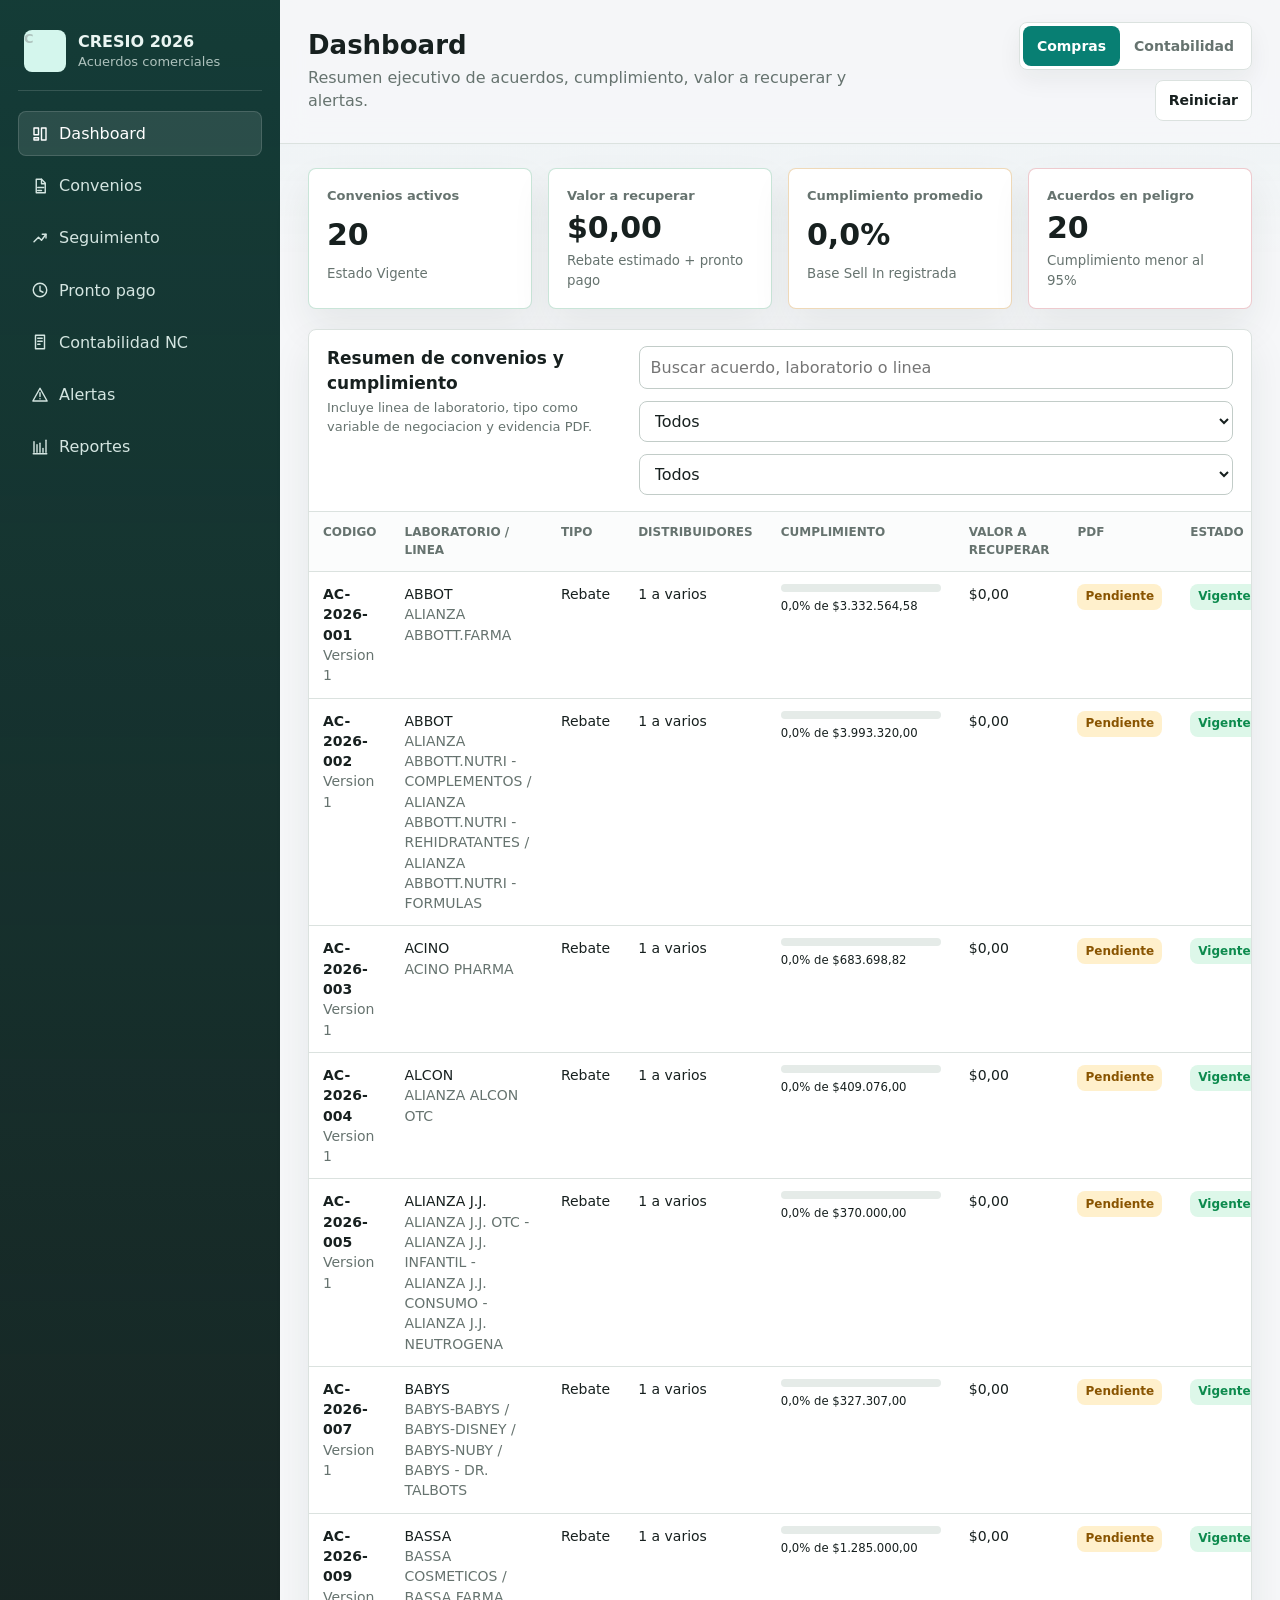
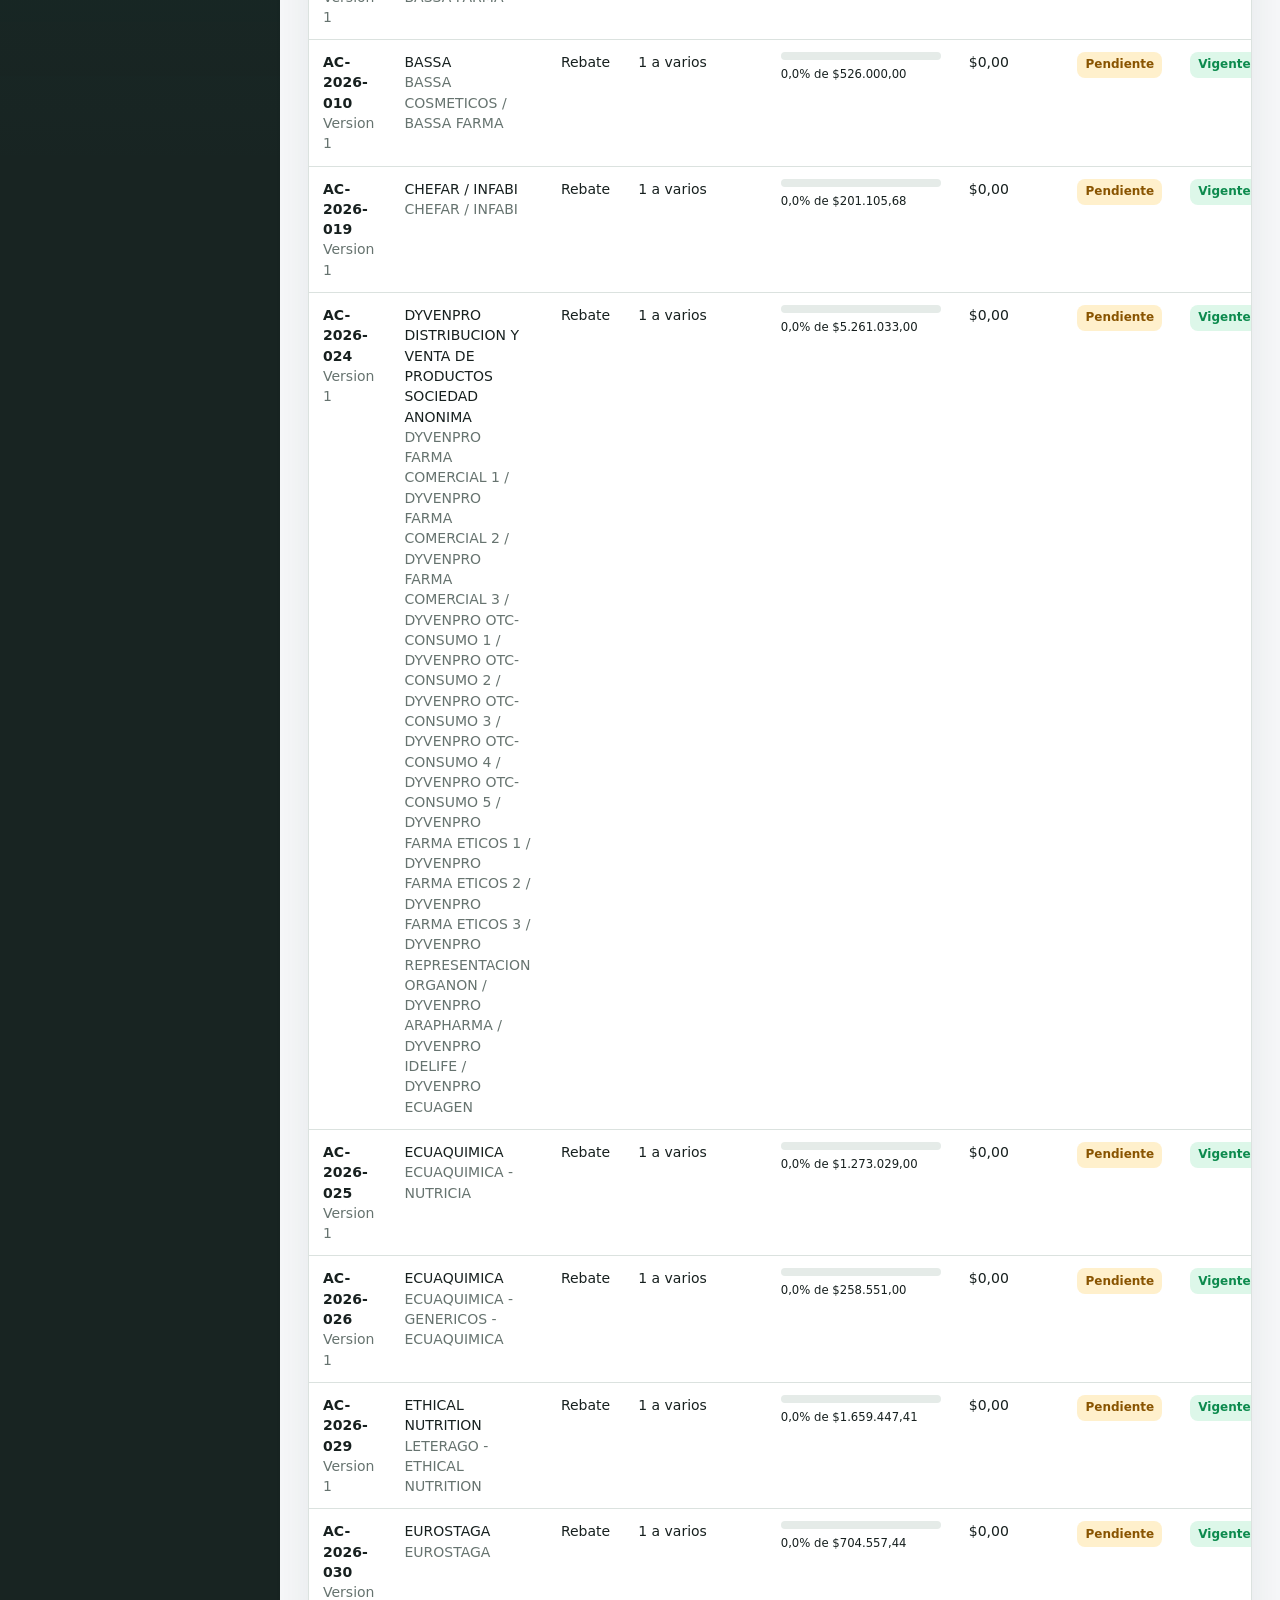
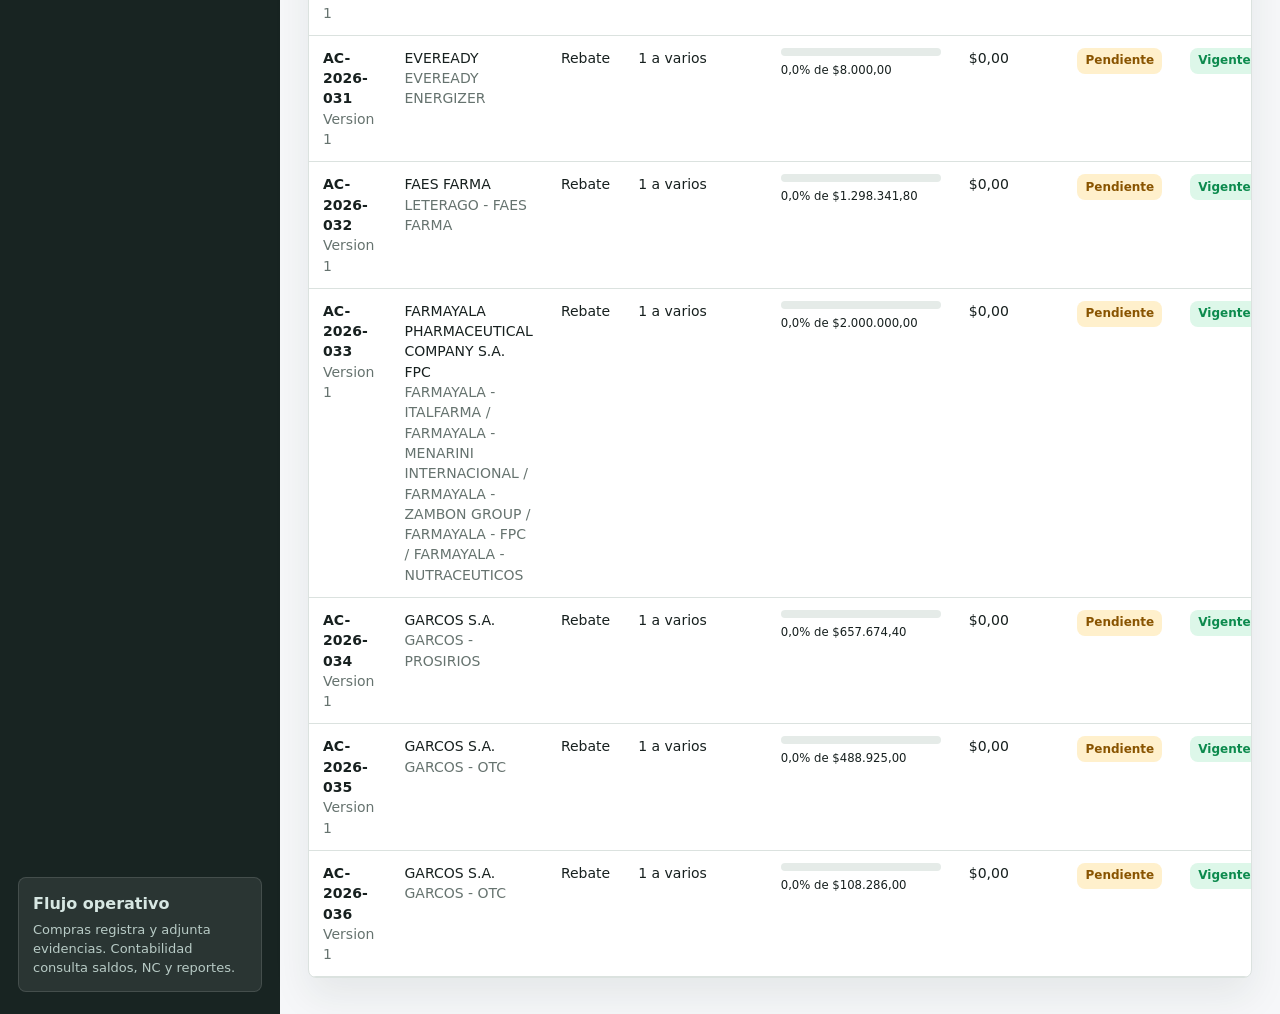
<file: index.html>
<!doctype html>
<html lang="es">
  <head>
    <meta charset="utf-8" />
    <meta name="viewport" content="width=device-width, initial-scale=1" />
    <title>Control de Acuerdos Comerciales CRESIO 2026</title>
    <link rel="stylesheet" href="./styles.css" />
  </head>
  <body>
    <div class="app-shell">
      <aside class="sidebar" aria-label="Navegacion principal">
        <div class="brand">
          <span class="brand-mark">C</span>
          <div>
            <strong>CRESIO 2026</strong>
            <span>Acuerdos comerciales</span>
          </div>
        </div>
        <nav id="mainNav" class="nav-list"></nav>
        <div class="sidebar-note">
          <strong>Flujo operativo</strong>
          <span>Compras registra y adjunta evidencias. Contabilidad consulta saldos, NC y reportes.</span>
        </div>
      </aside>

      <main class="workspace">
        <header class="topbar">
          <div>
            <h1 id="viewTitle">Dashboard</h1>
            <p id="viewSubtitle">Resumen ejecutivo de acuerdos, cumplimiento y alertas.</p>
          </div>
          <div class="topbar-actions">
            <div class="role-switch" aria-label="Seleccion de rol">
              <button type="button" data-role="compras" class="role-button is-active">Compras</button>
              <button type="button" data-role="contabilidad" class="role-button">Contabilidad</button>
            </div>
            <button type="button" class="ghost-button" data-action="reset-demo" title="Restaurar datos iniciales">
              Reiniciar
            </button>
          </div>
        </header>

        <section id="content" class="content" aria-live="polite"></section>
      </main>
    </div>

    <div id="toast" class="toast" role="status" aria-live="polite"></div>
    <script src="./app.js"></script>
  </body>
</html>
</file>
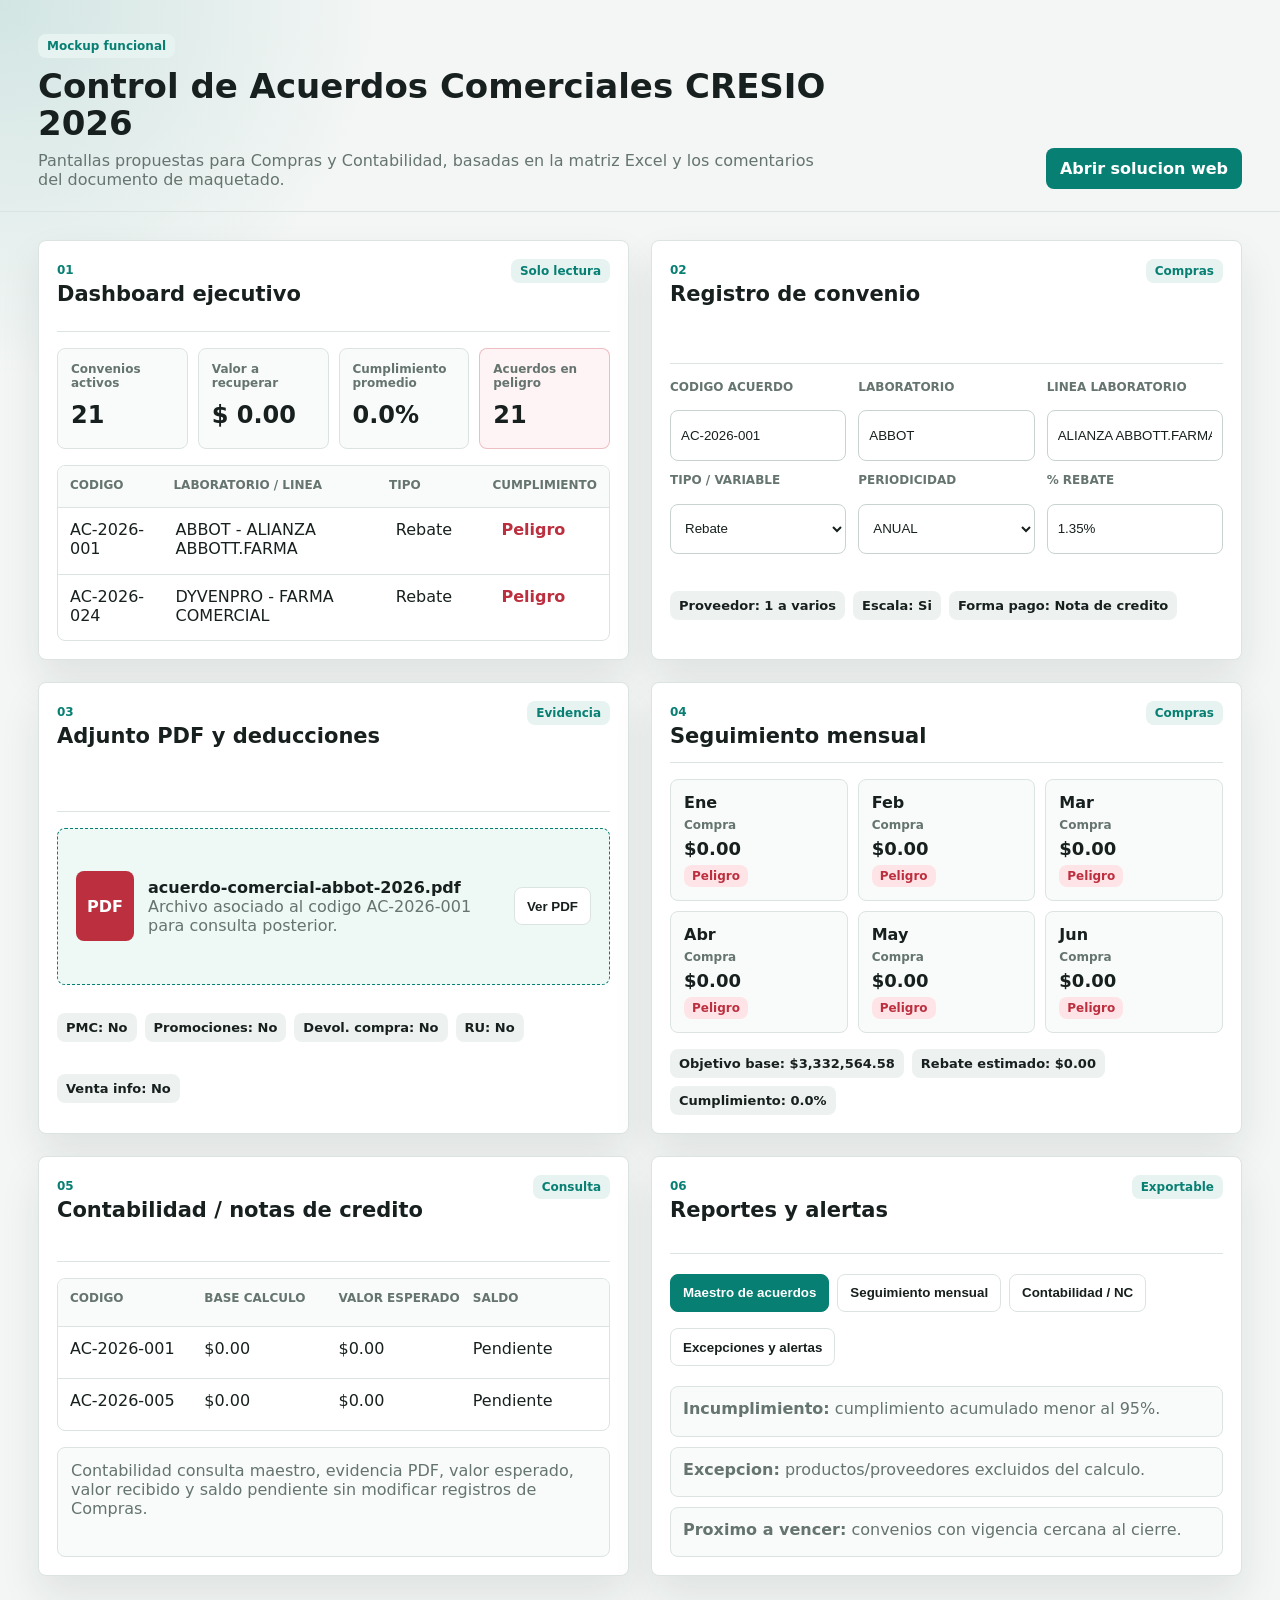
<file: mockup-pantallas.html>
<!doctype html>
<html lang="es">
  <head>
    <meta charset="utf-8" />
    <meta name="viewport" content="width=device-width, initial-scale=1" />
    <title>Mockup de Pantallas - Acuerdos Comerciales CRESIO</title>
    <link rel="stylesheet" href="./mockup-pantallas.css" />
  </head>
  <body>
    <header class="mockup-header">
      <div>
        <span class="system-label">Mockup funcional</span>
        <h1>Control de Acuerdos Comerciales CRESIO 2026</h1>
        <p>
          Pantallas propuestas para Compras y Contabilidad, basadas en la matriz Excel y
          los comentarios del documento de maquetado.
        </p>
      </div>
      <a class="open-app" href="./index.html">Abrir solucion web</a>
    </header>

    <main class="screen-board">
      <section class="screen">
        <div class="screen-top">
          <div>
            <span>01</span>
            <h2>Dashboard ejecutivo</h2>
          </div>
          <strong>Solo lectura</strong>
        </div>
        <div class="kpi-grid">
          <article><small>Convenios activos</small><b>21</b></article>
          <article><small>Valor a recuperar</small><b>$ 0.00</b></article>
          <article><small>Cumplimiento promedio</small><b>0.0%</b></article>
          <article class="danger"><small>Acuerdos en peligro</small><b>21</b></article>
        </div>
        <div class="table-preview">
          <div class="table-row header">
            <span>Codigo</span><span>Laboratorio / linea</span><span>Tipo</span><span>Cumplimiento</span>
          </div>
          <div class="table-row">
            <span>AC-2026-001</span><span>ABBOT - ALIANZA ABBOTT.FARMA</span><span>Rebate</span><span class="risk">Peligro</span>
          </div>
          <div class="table-row">
            <span>AC-2026-024</span><span>DYVENPRO - FARMA COMERCIAL</span><span>Rebate</span><span class="risk">Peligro</span>
          </div>
        </div>
      </section>

      <section class="screen">
        <div class="screen-top">
          <div>
            <span>02</span>
            <h2>Registro de convenio</h2>
          </div>
          <strong>Compras</strong>
        </div>
        <div class="form-preview">
          <label>Codigo acuerdo<input value="AC-2026-001" /></label>
          <label>Laboratorio<input value="ABBOT" /></label>
          <label>Linea laboratorio<input value="ALIANZA ABBOTT.FARMA" /></label>
          <label>Tipo / variable<select><option>Rebate</option></select></label>
          <label>Periodicidad<select><option>ANUAL</option></select></label>
          <label>% Rebate<input value="1.35%" /></label>
        </div>
        <div class="chips">
          <span>Proveedor: 1 a varios</span>
          <span>Escala: Si</span>
          <span>Forma pago: Nota de credito</span>
        </div>
      </section>

      <section class="screen">
        <div class="screen-top">
          <div>
            <span>03</span>
            <h2>Adjunto PDF y deducciones</h2>
          </div>
          <strong>Evidencia</strong>
        </div>
        <div class="upload-preview">
          <div class="file-icon">PDF</div>
          <div>
            <b>acuerdo-comercial-abbot-2026.pdf</b>
            <p>Archivo asociado al codigo AC-2026-001 para consulta posterior.</p>
          </div>
          <button>Ver PDF</button>
        </div>
        <div class="deductions">
          <span>PMC: No</span>
          <span>Promociones: No</span>
          <span>Devol. compra: No</span>
          <span>RU: No</span>
          <span>Venta info: No</span>
        </div>
      </section>

      <section class="screen">
        <div class="screen-top">
          <div>
            <span>04</span>
            <h2>Seguimiento mensual</h2>
          </div>
          <strong>Compras</strong>
        </div>
        <div class="month-grid">
          <article><b>Ene</b><small>Compra</small><span>$0.00</span><em>Peligro</em></article>
          <article><b>Feb</b><small>Compra</small><span>$0.00</span><em>Peligro</em></article>
          <article><b>Mar</b><small>Compra</small><span>$0.00</span><em>Peligro</em></article>
          <article><b>Abr</b><small>Compra</small><span>$0.00</span><em>Peligro</em></article>
          <article><b>May</b><small>Compra</small><span>$0.00</span><em>Peligro</em></article>
          <article><b>Jun</b><small>Compra</small><span>$0.00</span><em>Peligro</em></article>
        </div>
        <div class="summary-line">
          <span>Objetivo base: $3,332,564.58</span>
          <span>Rebate estimado: $0.00</span>
          <span>Cumplimiento: 0.0%</span>
        </div>
      </section>

      <section class="screen">
        <div class="screen-top">
          <div>
            <span>05</span>
            <h2>Contabilidad / notas de credito</h2>
          </div>
          <strong>Consulta</strong>
        </div>
        <div class="table-preview accounting">
          <div class="table-row header">
            <span>Codigo</span><span>Base calculo</span><span>Valor esperado</span><span>Saldo</span>
          </div>
          <div class="table-row">
            <span>AC-2026-001</span><span>$0.00</span><span>$0.00</span><span>Pendiente</span>
          </div>
          <div class="table-row">
            <span>AC-2026-005</span><span>$0.00</span><span>$0.00</span><span>Pendiente</span>
          </div>
        </div>
        <p class="note">
          Contabilidad consulta maestro, evidencia PDF, valor esperado, valor recibido y saldo
          pendiente sin modificar registros de Compras.
        </p>
      </section>

      <section class="screen">
        <div class="screen-top">
          <div>
            <span>06</span>
            <h2>Reportes y alertas</h2>
          </div>
          <strong>Exportable</strong>
        </div>
        <div class="report-preview">
          <button>Maestro de acuerdos</button>
          <button>Seguimiento mensual</button>
          <button>Contabilidad / NC</button>
          <button>Excepciones y alertas</button>
        </div>
        <div class="alert-list">
          <p><b>Incumplimiento:</b> cumplimiento acumulado menor al 95%.</p>
          <p><b>Excepcion:</b> productos/proveedores excluidos del calculo.</p>
          <p><b>Proximo a vencer:</b> convenios con vigencia cercana al cierre.</p>
        </div>
      </section>
    </main>
  </body>
</html>
</file>
<file: styles.css>
:root {
  --bg: #f6f7f9;
  --surface: #ffffff;
  --surface-2: #eef5f3;
  --ink: #17201f;
  --muted: #66736f;
  --line: #dbe2df;
  --line-strong: #c2ccc8;
  --accent: #087f73;
  --accent-strong: #056b61;
  --accent-soft: #dff3ef;
  --amber: #c77700;
  --amber-soft: #fff0cc;
  --red: #bc2f3f;
  --red-soft: #ffe4e7;
  --green: #0c8a4d;
  --green-soft: #ddf7e9;
  --violet: #5b55a4;
  --shadow: 0 18px 38px rgba(28, 45, 42, 0.08);
  --radius: 8px;
  --sidebar: #182422;
}

* {
  box-sizing: border-box;
}

html {
  min-width: 320px;
  background: var(--bg);
}

body {
  margin: 0;
  color: var(--ink);
  font-family:
    Inter, ui-sans-serif, system-ui, -apple-system, BlinkMacSystemFont, "Segoe UI",
    sans-serif;
  line-height: 1.45;
  background:
    linear-gradient(180deg, rgba(8, 127, 115, 0.06), transparent 260px),
    var(--bg);
}

button,
input,
select,
textarea {
  font: inherit;
}

button {
  cursor: pointer;
}

.app-shell {
  display: grid;
  grid-template-columns: 280px minmax(0, 1fr);
  min-height: 100vh;
}

.sidebar {
  display: flex;
  flex-direction: column;
  gap: 20px;
  padding: 22px 18px;
  color: #eaf5f2;
  background:
    linear-gradient(180deg, rgba(8, 127, 115, 0.26), transparent 42%),
    var(--sidebar);
}

.brand {
  display: flex;
  align-items: center;
  gap: 12px;
  padding: 8px 6px 18px;
  border-bottom: 1px solid rgba(255, 255, 255, 0.14);
}

.brand-mark {
  display: grid;
  width: 42px;
  height: 42px;
  place-items: center;
  color: #0d302b;
  font-weight: 800;
  background: #d4f6ed;
  border-radius: 8px;
}

.brand strong,
.brand span {
  display: block;
}

.brand span {
  color: #aec2bd;
  font-size: 13px;
}

.nav-list {
  display: grid;
  gap: 7px;
}

.nav-item {
  display: flex;
  align-items: center;
  gap: 10px;
  width: 100%;
  min-height: 42px;
  padding: 10px 12px;
  color: #d4e5e1;
  text-align: left;
  background: transparent;
  border: 1px solid transparent;
  border-radius: 8px;
}

.nav-item svg {
  width: 18px;
  height: 18px;
  flex: 0 0 auto;
  stroke-width: 1.9;
}

.nav-item:hover,
.nav-item.is-active {
  color: #ffffff;
  background: rgba(255, 255, 255, 0.1);
  border-color: rgba(255, 255, 255, 0.14);
}

.sidebar-note {
  display: grid;
  gap: 6px;
  margin-top: auto;
  padding: 14px;
  color: #d7e7e3;
  background: rgba(255, 255, 255, 0.08);
  border: 1px solid rgba(255, 255, 255, 0.12);
  border-radius: 8px;
}

.sidebar-note span {
  color: #b8cbc6;
  font-size: 13px;
}

.workspace {
  min-width: 0;
}

.topbar {
  position: sticky;
  top: 0;
  z-index: 20;
  display: flex;
  align-items: center;
  justify-content: space-between;
  gap: 20px;
  padding: 22px 28px;
  background: rgba(246, 247, 249, 0.92);
  border-bottom: 1px solid var(--line);
  backdrop-filter: blur(12px);
}

.topbar h1 {
  margin: 0;
  font-size: 26px;
  line-height: 1.15;
  letter-spacing: 0;
}

.topbar p {
  max-width: 760px;
  margin: 5px 0 0;
  color: var(--muted);
}

.topbar-actions {
  display: flex;
  align-items: center;
  gap: 10px;
  flex-wrap: wrap;
  justify-content: flex-end;
}

.role-switch {
  display: inline-flex;
  padding: 3px;
  background: var(--surface);
  border: 1px solid var(--line);
  border-radius: 8px;
  box-shadow: 0 10px 24px rgba(23, 32, 31, 0.06);
}

.role-button,
.ghost-button,
.primary-button,
.secondary-button,
.danger-button,
.icon-button {
  min-height: 38px;
  padding: 9px 13px;
  border-radius: 8px;
  border: 1px solid transparent;
  font-weight: 700;
  font-size: 14px;
}

.role-button {
  color: var(--muted);
  background: transparent;
}

.role-button.is-active {
  color: #ffffff;
  background: var(--accent);
}

.ghost-button,
.secondary-button,
.icon-button {
  color: var(--ink);
  background: var(--surface);
  border-color: var(--line);
}

.primary-button {
  color: #ffffff;
  background: var(--accent);
  border-color: var(--accent);
}

.primary-button:hover {
  background: var(--accent-strong);
}

.danger-button {
  color: #ffffff;
  background: var(--red);
  border-color: var(--red);
}

.ghost-button:hover,
.secondary-button:hover,
.icon-button:hover {
  border-color: var(--line-strong);
  box-shadow: 0 8px 20px rgba(23, 32, 31, 0.07);
}

.content {
  display: grid;
  gap: 20px;
  padding: 24px 28px 36px;
}

.toolbar {
  display: flex;
  align-items: center;
  justify-content: space-between;
  gap: 12px;
  flex-wrap: wrap;
}

.stack {
  display: grid;
  gap: 16px;
}

.grid {
  display: grid;
  gap: 16px;
}

.grid.cols-2 {
  grid-template-columns: repeat(2, minmax(0, 1fr));
}

.grid.cols-3 {
  grid-template-columns: repeat(3, minmax(0, 1fr));
}

.grid.cols-4 {
  grid-template-columns: repeat(4, minmax(0, 1fr));
}

.panel,
.metric,
.form-section {
  background: var(--surface);
  border: 1px solid var(--line);
  border-radius: var(--radius);
  box-shadow: var(--shadow);
}

.panel {
  overflow: hidden;
}

.panel-header,
.form-section header {
  display: flex;
  align-items: flex-start;
  justify-content: space-between;
  gap: 14px;
  padding: 16px 18px;
  border-bottom: 1px solid var(--line);
}

.panel-header h2,
.form-section h2 {
  margin: 0;
  font-size: 17px;
  letter-spacing: 0;
}

.panel-header p,
.form-section p {
  margin: 4px 0 0;
  color: var(--muted);
  font-size: 13px;
}

.panel-body,
.form-section .section-body {
  padding: 18px;
}

.metric {
  display: grid;
  gap: 8px;
  min-height: 128px;
  padding: 18px;
}

.metric span {
  color: var(--muted);
  font-weight: 700;
  font-size: 13px;
}

.metric strong {
  font-size: 30px;
  line-height: 1;
}

.metric small {
  color: var(--muted);
}

.metric.ok {
  border-color: rgba(12, 138, 77, 0.22);
}

.metric.warn {
  border-color: rgba(199, 119, 0, 0.28);
}

.metric.danger {
  border-color: rgba(188, 47, 63, 0.25);
}

.table-wrap {
  overflow: auto;
}

table {
  width: 100%;
  border-collapse: collapse;
  min-width: 860px;
}

th,
td {
  padding: 12px 14px;
  text-align: left;
  vertical-align: top;
  border-bottom: 1px solid var(--line);
}

th {
  color: var(--muted);
  font-size: 12px;
  text-transform: uppercase;
  letter-spacing: 0;
  background: #fbfcfc;
}

td {
  font-size: 14px;
}

tr:hover td {
  background: #fbfdfc;
}

.truncate {
  max-width: 420px;
}

.muted {
  color: var(--muted);
}

.pill-row,
.tag-list {
  display: flex;
  align-items: center;
  flex-wrap: wrap;
  gap: 6px;
}

.pill,
.tag {
  display: inline-flex;
  align-items: center;
  gap: 6px;
  max-width: 100%;
  min-height: 26px;
  padding: 4px 8px;
  color: var(--ink);
  font-size: 12px;
  font-weight: 750;
  background: #eef2f0;
  border-radius: 8px;
}

.pill.green {
  color: var(--green);
  background: var(--green-soft);
}

.pill.amber {
  color: #895400;
  background: var(--amber-soft);
}

.pill.red {
  color: var(--red);
  background: var(--red-soft);
}

.pill.violet {
  color: var(--violet);
  background: #eceafe;
}

.progress {
  display: grid;
  gap: 6px;
  min-width: 160px;
}

.bar {
  height: 8px;
  overflow: hidden;
  background: #e5ebe8;
  border-radius: 999px;
}

.bar span {
  display: block;
  height: 100%;
  width: var(--value);
  max-width: 100%;
  border-radius: inherit;
  background: var(--accent);
}

.bar.red span {
  background: var(--red);
}

.bar.amber span {
  background: var(--amber);
}

.bar.green span {
  background: var(--green);
}

.field-grid {
  display: grid;
  grid-template-columns: repeat(4, minmax(0, 1fr));
  gap: 14px;
}

.field {
  display: grid;
  gap: 7px;
}

.field.full {
  grid-column: 1 / -1;
}

.field.span-2 {
  grid-column: span 2;
}

label,
.field-label {
  color: var(--muted);
  font-size: 12px;
  font-weight: 800;
  text-transform: uppercase;
  letter-spacing: 0;
}

input,
select,
textarea {
  width: 100%;
  min-height: 40px;
  padding: 9px 11px;
  color: var(--ink);
  background: #ffffff;
  border: 1px solid var(--line-strong);
  border-radius: 8px;
  outline: none;
}

textarea {
  min-height: 92px;
  resize: vertical;
}

input:focus,
select:focus,
textarea:focus {
  border-color: var(--accent);
  box-shadow: 0 0 0 3px rgba(8, 127, 115, 0.14);
}

input:disabled,
select:disabled,
textarea:disabled,
button:disabled {
  cursor: not-allowed;
  color: #8b9693;
  background: #f0f2f1;
  border-color: #d8dfdc;
}

.readonly-banner {
  display: flex;
  align-items: center;
  justify-content: space-between;
  gap: 10px;
  padding: 12px 14px;
  color: #4f3e00;
  background: var(--amber-soft);
  border: 1px solid #f0cb75;
  border-radius: 8px;
}

.form-actions {
  display: flex;
  align-items: center;
  justify-content: flex-end;
  gap: 10px;
  flex-wrap: wrap;
}

.tag-input {
  display: grid;
  grid-template-columns: minmax(0, 1fr) auto;
  gap: 8px;
}

.tag button {
  display: inline-grid;
  width: 20px;
  height: 20px;
  place-items: center;
  padding: 0;
  color: inherit;
  background: rgba(255, 255, 255, 0.62);
  border: 1px solid rgba(0, 0, 0, 0.08);
  border-radius: 50%;
}

.upload-zone {
  display: grid;
  gap: 10px;
  padding: 14px;
  background: var(--surface-2);
  border: 1px dashed var(--accent);
  border-radius: 8px;
}

.month-grid {
  display: grid;
  grid-template-columns: repeat(6, minmax(0, 1fr));
  gap: 12px;
}

.month-card {
  display: grid;
  gap: 9px;
  padding: 12px;
  background: #ffffff;
  border: 1px solid var(--line);
  border-radius: 8px;
}

.month-card strong {
  display: flex;
  justify-content: space-between;
  gap: 8px;
  font-size: 13px;
}

.mini-grid {
  display: grid;
  grid-template-columns: 1fr 1fr;
  gap: 8px;
}

.summary-strip {
  display: grid;
  grid-template-columns: repeat(4, minmax(0, 1fr));
  gap: 10px;
}

.summary-item {
  display: grid;
  gap: 2px;
  padding: 12px;
  background: #f7faf9;
  border: 1px solid var(--line);
  border-radius: 8px;
}

.summary-item span {
  color: var(--muted);
  font-size: 12px;
  font-weight: 800;
}

.summary-item strong {
  font-size: 18px;
}

.empty-state {
  display: grid;
  place-items: center;
  min-height: 170px;
  padding: 24px;
  color: var(--muted);
  text-align: center;
}

.toast {
  position: fixed;
  right: 18px;
  bottom: 18px;
  z-index: 100;
  max-width: min(420px, calc(100vw - 36px));
  padding: 12px 14px;
  color: #ffffff;
  background: #17201f;
  border-radius: 8px;
  box-shadow: 0 16px 40px rgba(23, 32, 31, 0.18);
  transform: translateY(20px);
  opacity: 0;
  transition: 180ms ease;
}

.toast.is-visible {
  transform: translateY(0);
  opacity: 1;
}

@media (max-width: 1120px) {
  .app-shell {
    grid-template-columns: 1fr;
  }

  .sidebar {
    position: static;
    min-height: auto;
  }

  .nav-list {
    grid-template-columns: repeat(4, minmax(0, 1fr));
  }

  .sidebar-note {
    display: none;
  }

  .field-grid,
  .grid.cols-4,
  .summary-strip {
    grid-template-columns: repeat(2, minmax(0, 1fr));
  }

  .month-grid {
    grid-template-columns: repeat(3, minmax(0, 1fr));
  }
}

@media (max-width: 720px) {
  .topbar {
    position: static;
    align-items: flex-start;
    padding: 18px;
    flex-direction: column;
  }

  .content {
    padding: 18px;
  }

  .nav-list,
  .grid.cols-2,
  .grid.cols-3,
  .grid.cols-4,
  .field-grid,
  .summary-strip,
  .month-grid {
    grid-template-columns: 1fr;
  }

  .field.span-2 {
    grid-column: 1;
  }

  .role-switch {
    width: 100%;
  }

  .role-button {
    flex: 1;
  }
}

@media print {
  .sidebar,
  .topbar,
  .toolbar,
  .form-actions,
  .ghost-button,
  .primary-button,
  .secondary-button,
  .danger-button {
    display: none !important;
  }

  .app-shell {
    display: block;
  }

  .content,
  .panel-body {
    padding: 0;
  }

  .panel,
  .metric,
  .form-section {
    box-shadow: none;
    border: 0;
  }

  table {
    min-width: 0;
    font-size: 11px;
  }
}
</file>
<file: mockup-pantallas.css>
:root {
  --bg: #f3f6f5;
  --ink: #17201f;
  --muted: #65746f;
  --surface: #ffffff;
  --line: #dce4e1;
  --accent: #087f73;
  --green: #0c8a4d;
  --amber: #c77700;
  --red: #bc2f3f;
  --soft: #e6f3f0;
  --shadow: 0 20px 42px rgba(23, 32, 31, 0.09);
}

* {
  box-sizing: border-box;
}

body {
  margin: 0;
  color: var(--ink);
  font-family:
    Inter, ui-sans-serif, system-ui, -apple-system, BlinkMacSystemFont, "Segoe UI",
    sans-serif;
  background:
    radial-gradient(circle at top left, rgba(8, 127, 115, 0.14), transparent 380px),
    var(--bg);
}

.mockup-header {
  display: flex;
  align-items: flex-end;
  justify-content: space-between;
  gap: 24px;
  padding: 34px 38px 22px;
  border-bottom: 1px solid var(--line);
}

.system-label {
  display: inline-flex;
  margin-bottom: 10px;
  padding: 5px 9px;
  color: var(--accent);
  font-size: 12px;
  font-weight: 800;
  background: var(--soft);
  border-radius: 8px;
}

h1,
h2,
p {
  margin: 0;
}

h1 {
  max-width: 820px;
  font-size: 34px;
  line-height: 1.08;
  letter-spacing: 0;
}

.mockup-header p {
  max-width: 780px;
  margin-top: 10px;
  color: var(--muted);
}

.open-app {
  min-width: 160px;
  padding: 11px 14px;
  color: #ffffff;
  font-weight: 800;
  text-align: center;
  text-decoration: none;
  background: var(--accent);
  border-radius: 8px;
}

.screen-board {
  display: grid;
  grid-template-columns: repeat(2, minmax(0, 1fr));
  gap: 22px;
  padding: 28px 38px 42px;
}

.screen {
  display: grid;
  gap: 16px;
  min-height: 420px;
  padding: 18px;
  background: var(--surface);
  border: 1px solid var(--line);
  border-radius: 8px;
  box-shadow: var(--shadow);
}

.screen-top {
  display: flex;
  align-items: flex-start;
  justify-content: space-between;
  gap: 14px;
  padding-bottom: 14px;
  border-bottom: 1px solid var(--line);
}

.screen-top span {
  display: inline-flex;
  color: var(--accent);
  font-size: 12px;
  font-weight: 900;
}

.screen-top h2 {
  margin-top: 4px;
  font-size: 21px;
  letter-spacing: 0;
}

.screen-top strong {
  padding: 5px 9px;
  color: var(--accent);
  font-size: 12px;
  background: var(--soft);
  border-radius: 8px;
}

.kpi-grid {
  display: grid;
  grid-template-columns: repeat(4, minmax(0, 1fr));
  gap: 10px;
}

.kpi-grid article,
.month-grid article {
  display: grid;
  gap: 6px;
  padding: 13px;
  background: #f8fbfa;
  border: 1px solid var(--line);
  border-radius: 8px;
}

.kpi-grid small,
.month-grid small {
  color: var(--muted);
  font-size: 12px;
  font-weight: 800;
}

.kpi-grid b {
  font-size: 24px;
}

.kpi-grid .danger {
  border-color: rgba(188, 47, 63, 0.28);
  background: #fff4f5;
}

.table-preview {
  display: grid;
  overflow: hidden;
  border: 1px solid var(--line);
  border-radius: 8px;
}

.table-row {
  display: grid;
  grid-template-columns: 1fr 2.2fr 1fr 1fr;
  gap: 10px;
  padding: 12px;
  border-top: 1px solid var(--line);
}

.table-row:first-child {
  border-top: 0;
}

.table-row.header {
  color: var(--muted);
  font-size: 12px;
  font-weight: 900;
  text-transform: uppercase;
  background: #f8fbfa;
}

.risk {
  color: var(--red);
  font-weight: 800;
}

.form-preview {
  display: grid;
  grid-template-columns: repeat(3, minmax(0, 1fr));
  gap: 12px;
}

label {
  display: grid;
  gap: 6px;
  color: var(--muted);
  font-size: 12px;
  font-weight: 900;
  text-transform: uppercase;
}

input,
select {
  width: 100%;
  min-height: 40px;
  padding: 9px 10px;
  color: var(--ink);
  background: #ffffff;
  border: 1px solid #c8d3cf;
  border-radius: 8px;
}

.chips,
.deductions,
.summary-line,
.report-preview {
  display: flex;
  gap: 8px;
  flex-wrap: wrap;
  align-items: center;
}

.chips span,
.deductions span,
.summary-line span {
  padding: 7px 9px;
  color: var(--ink);
  font-size: 13px;
  font-weight: 800;
  background: #edf2f0;
  border-radius: 8px;
}

.upload-preview {
  display: grid;
  grid-template-columns: auto 1fr auto;
  align-items: center;
  gap: 14px;
  padding: 18px;
  background: #eef8f5;
  border: 1px dashed var(--accent);
  border-radius: 8px;
}

.upload-preview p,
.note,
.alert-list p {
  color: var(--muted);
}

.file-icon {
  display: grid;
  width: 58px;
  height: 70px;
  place-items: center;
  color: #ffffff;
  font-weight: 900;
  background: var(--red);
  border-radius: 8px;
}

button {
  min-height: 38px;
  padding: 9px 12px;
  color: var(--ink);
  font-weight: 800;
  background: #ffffff;
  border: 1px solid var(--line);
  border-radius: 8px;
}

.month-grid {
  display: grid;
  grid-template-columns: repeat(3, minmax(0, 1fr));
  gap: 10px;
}

.month-grid b {
  font-size: 16px;
}

.month-grid span {
  font-size: 18px;
  font-weight: 850;
}

.month-grid em {
  justify-self: start;
  padding: 4px 8px;
  color: var(--red);
  font-style: normal;
  font-size: 12px;
  font-weight: 900;
  background: #ffe4e7;
  border-radius: 8px;
}

.accounting .table-row {
  grid-template-columns: 1fr 1fr 1fr 1fr;
}

.note {
  padding: 13px;
  background: #f8fbfa;
  border: 1px solid var(--line);
  border-radius: 8px;
}

.report-preview button:first-child {
  color: #ffffff;
  background: var(--accent);
  border-color: var(--accent);
}

.alert-list {
  display: grid;
  gap: 10px;
}

.alert-list p {
  padding: 12px;
  background: #f8fbfa;
  border: 1px solid var(--line);
  border-radius: 8px;
}

@media (max-width: 1080px) {
  .screen-board {
    grid-template-columns: 1fr;
  }
}

@media (max-width: 720px) {
  .mockup-header {
    align-items: flex-start;
    flex-direction: column;
    padding: 24px 18px 18px;
  }

  .screen-board {
    padding: 18px;
  }

  .kpi-grid,
  .form-preview,
  .month-grid {
    grid-template-columns: 1fr;
  }

  .table-row,
  .accounting .table-row,
  .upload-preview {
    grid-template-columns: 1fr;
  }
}
</file>
